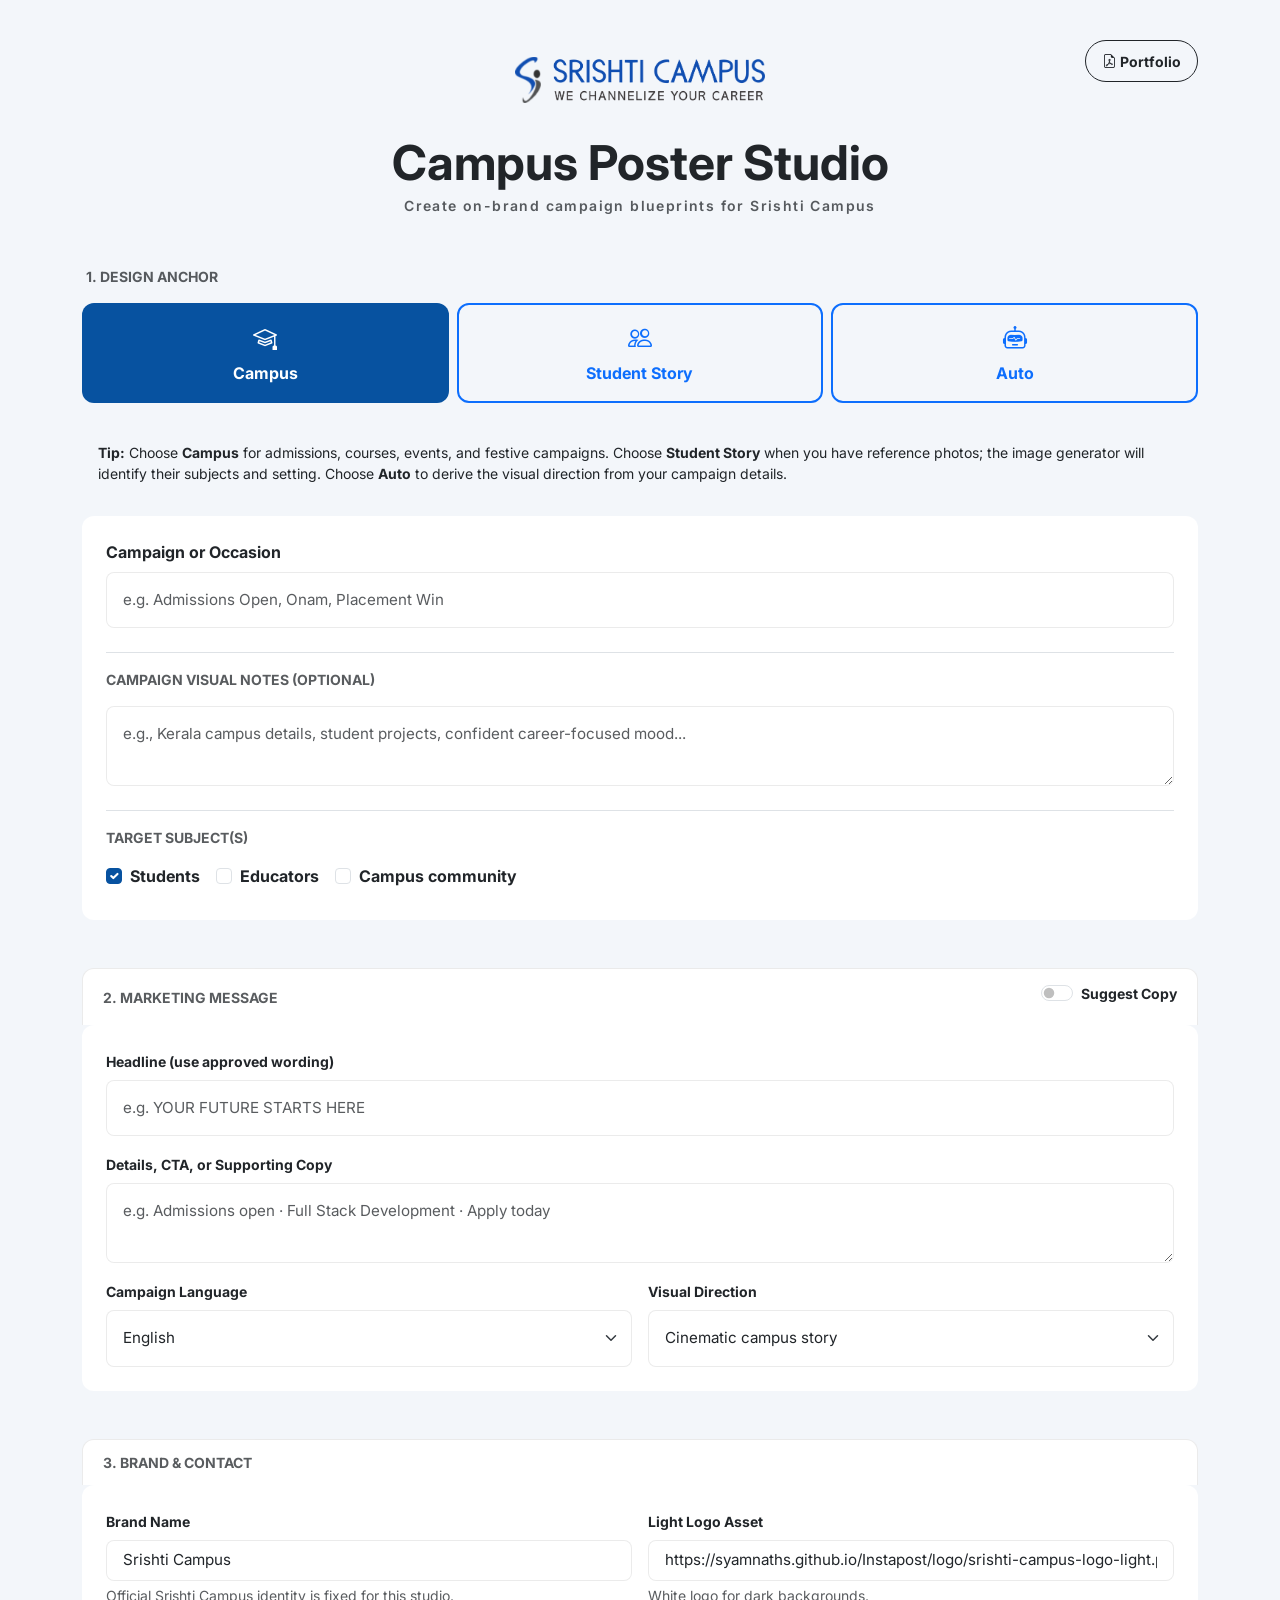
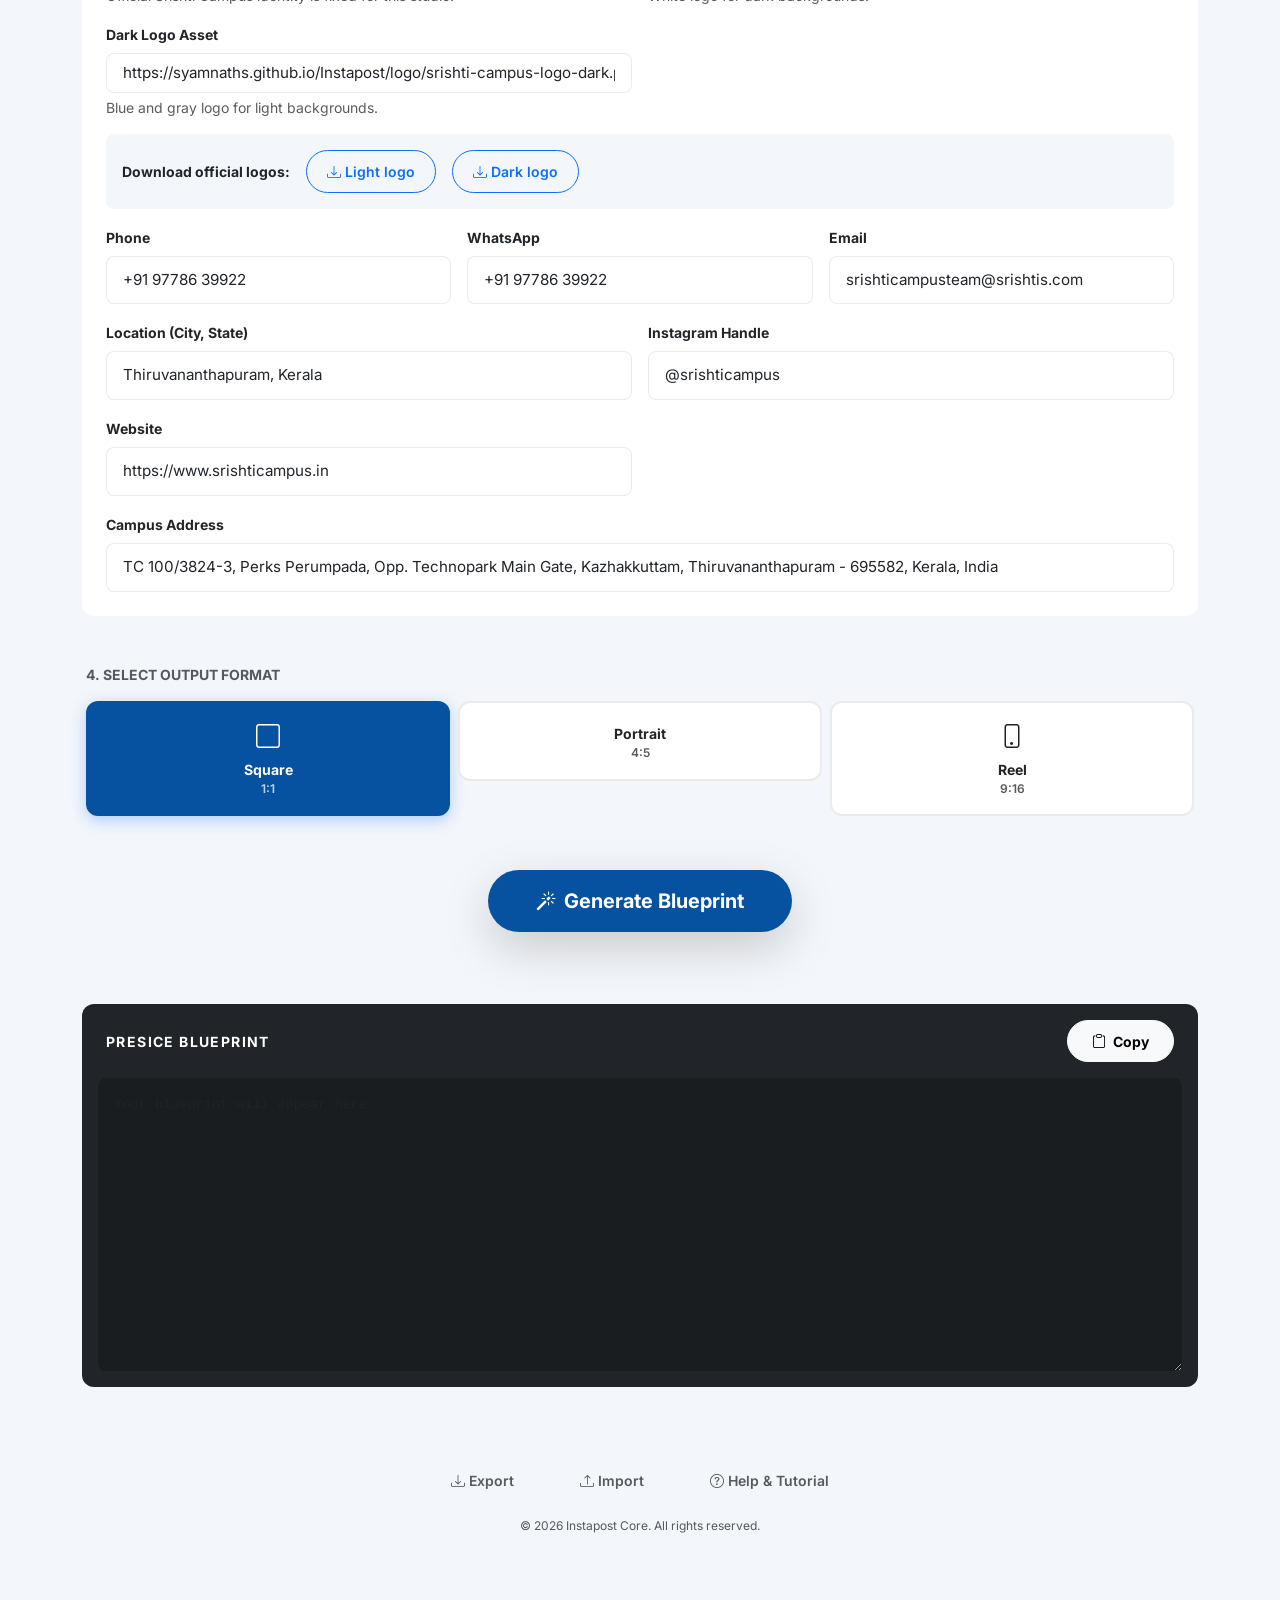
<file: index.html>
<!DOCTYPE html>
<html lang="en">
<head>
    <meta charset="UTF-8">
    <meta name="viewport" content="width=device-width, initial-scale=1.0">
    <title>Srishti Campus | Poster Blueprint</title>
    <!-- Google Fonts -->
    <link rel="preconnect" href="https://fonts.googleapis.com">
    <link rel="preconnect" href="https://fonts.gstatic.com" crossorigin>
    <link href="https://fonts.googleapis.com/css2?family=Inter:wght@300;400;500;600;700&display=swap" rel="stylesheet">
    <!-- Bootstrap 5 CSS CDN -->
    <link href="https://cdn.jsdelivr.net/npm/bootstrap@5.3.3/dist/css/bootstrap.min.css" rel="stylesheet" integrity="sha384-QWTKZyjpPEjISv5WaRU9OFeRpok6YctnYmDr5pNlyT2bRjXh0JMhjY6hW+ALEwIH" crossorigin="anonymous">
    <link rel="stylesheet" href="https://cdn.jsdelivr.net/npm/bootstrap-icons@1.11.3/font/bootstrap-icons.min.css">
    <link href="./style.css" rel="stylesheet">
</head>
<body>
    <div class="container py-4">
        <header class="text-center mb-5 mt-2 position-relative srishti-header">
            <div class="position-absolute top-0 end-0 mt-2 d-none d-md-block">
                <a href="./Instapost_presentation.pdf" target="_blank" class="btn btn-sm btn-outline-dark rounded-pill px-3 fw-bold">
                    <i class="bi bi-file-earmark-pdf me-1"></i>Portfolio
                </a>
            </div>
            <img src="./logo/srishti-campus-logo-dark.png" class="campus-brand-mark" alt="Srishti Campus — We Channelize Your Career">
            <h1 class="display-5 fw-bold mb-1">Campus Poster Studio</h1>
            <p class="text-muted small tracking-widest fw-semibold">Create on-brand campaign blueprints for Srishti Campus</p>
            <div class="d-md-none mt-2">
                <a href="./Instapost_presentation.pdf" target="_blank" class="btn btn-sm btn-outline-dark rounded-pill px-3 fw-bold">
                    <i class="bi bi-file-earmark-pdf me-1"></i>See what it can make
                </a>
            </div>
        </header>

        <main>
            <form id="instapost-form">
                <!-- Section 1: Design Anchor -->
                <div class="mb-5">
                    <label class="form-label fw-bold small text-muted text-uppercase mb-3 px-1">1. Design Anchor</label>
                    
                    <div class="row g-2 mb-3">
                        <div class="col-4">
                            <input type="radio" class="btn-check" name="anchor_mode" id="mode_festive" value="festive" checked>
                            <label class="btn btn-outline-primary w-100 py-3 rounded-4 fw-bold border-2" for="mode_festive">
                                <i class="bi bi-mortarboard d-block mb-1 fs-4"></i>Campus
                            </label>
                        </div>
                        <div class="col-4">
                            <input type="radio" class="btn-check" name="anchor_mode" id="mode_artisan" value="artisan">
                            <label class="btn btn-outline-primary w-100 py-3 rounded-4 fw-bold border-2" for="mode_artisan">
                                <i class="bi bi-people d-block mb-1 fs-4"></i>Student Story
                            </label>
                        </div>
                        <div class="col-4">
                            <input type="radio" class="btn-check" name="anchor_mode" id="mode_ai" value="ai">
                            <label class="btn btn-outline-primary w-100 py-3 rounded-4 fw-bold border-2" for="mode_ai">
                                <i class="bi bi-robot d-block mb-1 fs-4"></i>Auto
                            </label>
                        </div>
                    </div>
                    <div class="alert alert-primary-subtle border-0 rounded-3 small mb-3">
                        <strong>Tip:</strong> Choose <strong>Campus</strong> for admissions, courses, events, and festive campaigns. Choose <strong>Student Story</strong> when you have reference photos; the image generator will identify their subjects and setting. Choose <strong>Auto</strong> to derive the visual direction from your campaign details.
                    </div>

                    <div class="card border-0 shadow-sm rounded-4 mode-card bg-white" id="anchor-input-card">
                        <div class="card-body p-4">
                            <!-- Festive Input Pane -->
                            <div id="input_festive" class="anchor-input-group">
                                <label for="festive_info" class="form-label fw-bold">Campaign or Occasion</label>
                                <input type="text" id="festive_info" name="festive_info" class="form-control form-control-lg rounded-3 py-3" placeholder="e.g. Admissions Open, Onam, Placement Win">
                                
                                <div class="mt-4 border-top pt-3">
                                    <label for="festive_custom_instructions" class="form-label small fw-bold text-muted text-uppercase d-block mb-3">Campaign Visual Notes (Optional)</label>
                                    <textarea id="festive_custom_instructions" name="festive_custom_instructions" class="form-control rounded-3 py-3" rows="2" placeholder="e.g., Kerala campus details, student projects, confident career-focused mood..."></textarea>
                                </div>
                                <input type="checkbox" id="festive_mode" name="festive_mode" class="d-none">
                            </div>

                            <!-- Artisan Collection Builder Pane -->
                            <div id="input_artisan" class="anchor-input-group d-none">
                                <label class="form-label fw-bold mb-3">Student / Campus Reference Mapping</label>
                                <div class="alert alert-primary-subtle border-0 rounded-3 small mb-3">
                                    <strong>Quick guide:</strong> Add one row for each reference photo. The image generator will identify whether each image shows a student, instructor, campus, or event and use it accordingly. Example: add a student presenting a web-app project, then add a classroom photo to guide the setting.
                                </div>
                                <div id="artisan-collection-container">
                                    <div class="artisan-row row g-2 mb-3 align-items-center">
                                        <div class="col-12 col-md-11">
                                            <input type="text" class="form-control artisan-url rounded-3 py-2" placeholder="Paste student, campus, or event image URL">
                                            <div class="form-text extra-small">Use a direct, publicly accessible image link. If uploading instead, enable the checkbox below and attach files in row order (campus_ref_1, campus_ref_2…).</div>
                                        </div>
                                        <div class="col-2 col-md-1 text-end">
                                            <button type="button" class="btn btn-link text-danger p-0 remove-artisan-row d-none" title="Remove">
                                                <i class="bi bi-x-circle-fill fs-4"></i>
                                            </button>
                                        </div>
                                    </div>
                                </div>
                                <button type="button" id="add-artisan-row" class="btn btn-sm btn-outline-primary mt-2 rounded-pill px-4">
                                    <i class="bi bi-plus-lg me-1"></i> Add Another Reference
                                </button>
                                <p class="form-text extra-small mt-2">Add another row only when you have another useful reference. Each row pairs one image with its role so the prompt can describe how to use it.</p>

                                <div class="form-check mt-3 ms-1">
                                    <input class="form-check-input" type="checkbox" id="artisan_direct_upload" name="artisan_direct_upload">
                                    <label class="form-check-label small fw-bold text-muted" for="artisan_direct_upload">
                                        If links fail, I will upload references into the chat
                                    </label>
                                    <p class="extra-small text-info mt-2 mb-0 px-0">
                                        <i class="bi bi-lightbulb-fill me-1"></i>Upload images in row order: first image is <strong>campus_ref_1</strong>, second is <strong>campus_ref_2</strong>, and so on. Example: image 1 is a student presenting a project; image 2 is a classroom. The generator will infer each role.
                                    </p>
                                </div>

                                <div class="mt-4 border-top pt-3">
                                    <label for="artisan_custom_instructions" class="form-label small fw-bold text-muted text-uppercase d-block mb-3">Story / Campaign Visual Notes (Optional)</label>
                                    <textarea id="artisan_custom_instructions" name="artisan_custom_instructions" class="form-control rounded-3 py-3" rows="2" placeholder="e.g., Preserve the real student's appearance and campus setting..."></textarea>
                                    <div class="form-text">Describe what to preserve or emphasize. Example: “Keep the student’s face and project screen recognizable; use a bright, welcoming classroom and leave clear space above for the headline.”</div>
                                </div>
                            </div>

                            <!-- AI Message -->
                            <div id="input_ai" class="anchor-input-group d-none text-center py-2">
                                <p class="mb-3 text-muted italic small">Build a Srishti campaign direction from the message and audience.</p>
                            </div>

                            <!-- Shared Target Subjects (for Festive and AI) -->
                            <div id="target_subjects_container" class="mt-4 border-top pt-3 d-none">
                                <label class="form-label small fw-bold text-muted text-uppercase d-block mb-3">Target Subject(s)</label>
                                <div class="d-flex flex-wrap gap-3">
                                    <div class="form-check">
                                        <input class="form-check-input" type="checkbox" id="subject_women" name="subject_women" checked>
                                        <label class="form-check-label fw-bold" for="subject_women">Students</label>
                                    </div>
                                    <div class="form-check">
                                        <input class="form-check-input" type="checkbox" id="subject_men" name="subject_men">
                                        <label class="form-check-label fw-bold" for="subject_men">Educators</label>
                                    </div>
                                    <div class="form-check">
                                        <input class="form-check-input" type="checkbox" id="subject_kids" name="subject_kids">
                                        <label class="form-check-label fw-bold" for="subject_kids">Campus community</label>
                                    </div>
                                </div>
                            </div>
                        </div>
                    </div>
                </div>

                <!-- Section 2: Marketing Content -->
                <div class="mb-5">
                    <div class="action-bar d-flex justify-content-between align-items-center">
                        <label class="form-label fw-bold small text-muted text-uppercase mb-0">2. Marketing Message</label>
                        <div class="form-check form-switch">
                            <input class="form-check-input" type="checkbox" id="ai_content_mode" name="ai_content_mode">
                            <label class="form-check-label small fw-bold" for="ai_content_mode">Suggest Copy</label>
                        </div>
                    </div>
                    <div class="card border-0 shadow-sm rounded-4 action-bar-card bg-white">
                        <div class="card-body p-4">
                            <div id="manual_content_fields" class="row g-3">
                                <div class="col-md-12">
                                    <label for="hook" class="form-label small fw-bold">Headline (use approved wording)</label>
                                    <input type="text" id="hook" name="hook" class="form-control rounded-3 py-3" placeholder="e.g. YOUR FUTURE STARTS HERE">
                                </div>
                                <div class="col-md-12">
                                    <label for="event_offer" class="form-label small fw-bold">Details, CTA, or Supporting Copy</label>
                                    <textarea id="event_offer" name="event_offer" class="form-control rounded-3 py-3" rows="2" placeholder="e.g. Admissions open · Full Stack Development · Apply today"></textarea>
                                </div>
                                <div class="col-md-6">
                                    <label for="campaign_language" class="form-label small fw-bold">Campaign Language</label>
                                    <select id="campaign_language" name="campaign_language" class="form-select rounded-3 py-3">
                                        <option value="English" selected>English</option><option value="Malayalam">Malayalam</option><option value="Bilingual (English + Malayalam)">English + Malayalam</option>
                                    </select>
                                </div>
                                <div class="col-md-6">
                                    <label for="visual_direction" class="form-label small fw-bold">Visual Direction</label>
                                    <select id="visual_direction" name="visual_direction" class="form-select rounded-3 py-3">
                                        <option value="Cinematic campus story" selected>Cinematic campus story</option><option value="Clean editorial minimal">Clean editorial</option><option value="Bold conceptual campaign">Bold conceptual</option><option value="Student achievement spotlight">Student achievement</option>
                                    </select>
                                </div>
                            </div>
                            
                            <div id="ai_content_note" class="d-none">
                                <div class="alert alert-info py-3 small mb-0 border-0 bg-primary-subtle text-primary fw-bold rounded-3">
                                    <i class="bi bi-magic me-2"></i>Suggest concise, credible campus copy. Keep dates, course names, and contact details exact.
                                </div>
                            </div>
                        </div>
                    </div>
                </div>

                <!-- Section 3: Brand & Contact -->
                <div class="mb-5">
                    <div class="action-bar d-flex justify-content-between align-items-center">
                        <label class="form-label fw-bold small text-muted text-uppercase mb-0">3. Brand & Contact</label>
                    </div>
                    <div class="card border-0 shadow-sm rounded-4 action-bar-card bg-white">
                        <div class="card-body p-4">
                            <div class="row g-3">
                                <div class="col-12 col-md-6">
                                    <label for="brand" class="form-label small fw-bold">Brand Name</label>
                                    <input type="text" id="brand" name="brand" class="form-control rounded-3 py-2" value="Srishti Campus" readonly required aria-describedby="brand-lock-note">
                                    <div id="brand-lock-note" class="form-text">Official Srishti Campus identity is fixed for this studio.</div>
                                </div>
                                <div class="col-12 col-md-6">
                                    <label for="logo_light" class="form-label small fw-bold">Light Logo Asset</label>
                                    <input type="text" id="logo_light" name="logo_light" class="form-control rounded-3 py-2" value="https://syamnaths.github.io/Instapost/logo/srishti-campus-logo-light.png" readonly>
                                    <div class="form-text">White logo for dark backgrounds.</div>
                                </div>
                                <div class="col-12 col-md-6">
                                    <label for="logo_dark" class="form-label small fw-bold">Dark Logo Asset</label>
                                    <input type="text" id="logo_dark" name="logo_dark" class="form-control rounded-3 py-2" value="https://syamnaths.github.io/Instapost/logo/srishti-campus-logo-dark.png" readonly>
                                    <div class="form-text">Blue and gray logo for light backgrounds.</div>
                                </div>
                                <div class="col-12">
                                    <div class="logo-downloads d-flex flex-wrap gap-3 align-items-center p-3 rounded-3">
                                        <span class="small fw-bold">Download official logos:</span>
                                        <a class="btn btn-sm btn-outline-primary rounded-pill" href="./logo/srishti-campus-logo-light.png" download="srishti-campus-logo-light.png"><i class="bi bi-download me-1"></i>Light logo</a>
                                        <a class="btn btn-sm btn-outline-primary rounded-pill" href="./logo/srishti-campus-logo-dark.png" download="srishti-campus-logo-dark.png"><i class="bi bi-download me-1"></i>Dark logo</a>
                                    </div>
                                </div>

                                <div class="col-12 col-lg-4">
                                    <label for="phone" class="form-label small fw-bold">Phone</label>
                                    <input type="text" id="phone" name="phone" class="form-control rounded-3" value="+91 97786 39922" placeholder="+91...">
                                </div>
                                <div class="col-12 col-lg-4">
                                    <label for="whatsapp" class="form-label small fw-bold">WhatsApp</label>
                                    <input type="tel" id="whatsapp" name="whatsapp" class="form-control rounded-3" value="+91 97786 39922" placeholder="+91...">
                                </div>
                                <div class="col-12 col-lg-4">
                                    <label for="email" class="form-label small fw-bold">Email</label>
                                    <input type="email" id="email" name="email" class="form-control rounded-3" value="srishticampusteam@srishtis.com" placeholder="email@brand.com">
                                </div>
                                <div class="col-12 col-md-6">
                                    <label for="location_details" class="form-label small fw-bold">Location (City, State)</label>
                                    <input type="text" id="location_details" name="location_details" class="form-control rounded-3" value="Thiruvananthapuram, Kerala" placeholder="City, State" required>
                                </div>
                                <div class="col-12 col-md-6">
                                    <label for="social_handles" class="form-label small fw-bold">Instagram Handle</label>
                                    <input type="text" id="social_handles" name="social_handles" class="form-control rounded-3" value="@srishticampus" placeholder="@brandhandle">
                                </div>
                                <div class="col-12 col-md-6">
                                    <label for="website" class="form-label small fw-bold">Website</label>
                                    <input type="url" id="website" name="website" class="form-control rounded-3" value="https://www.srishticampus.in" placeholder="https://www.example.com">
                                </div>
                                <div class="col-12">
                                    <label for="address" class="form-label small fw-bold">Campus Address</label>
                                    <input type="text" id="address" name="address" class="form-control rounded-3" value="TC 100/3824-3, Perks Perumpada, Opp. Technopark Main Gate, Kazhakkuttam, Thiruvananthapuram - 695582, Kerala, India">
                                </div>
                            </div>
                        </div>
                    </div>
                </div>

                <!-- Section 4: Creative Format -->
                <div class="mb-5 px-1">
                    <label class="form-label d-block fw-bold small text-muted text-uppercase mb-3">4. Select Output Format</label>
                    <div class="row g-2">
                        <div class="col-4">
                            <input type="radio" class="btn-check" name="creative_type" id="type_post" value="Square Post" checked>
                            <label class="btn btn-outline-primary format-tile w-100 py-3 rounded-4 border-2 d-flex flex-column align-items-center justify-content-center" for="type_post">
                                <i class="bi bi-square mb-1 fs-4"></i>
                                <span class="fw-bold small">Square</span>
                                <span class="extra-small opacity-75">1:1</span>
                            </label>
                        </div>
                        <div class="col-4">
                            <input type="radio" class="btn-check" name="creative_type" id="type_portrait" value="Portrait Post">
                            <label class="btn btn-outline-primary format-tile w-100 py-3 rounded-4 border-2 d-flex flex-column align-items-center justify-content-center" for="type_portrait">
                                <i class="bi bi-rectangle mb-1 fs-4"></i>
                                <span class="fw-bold small">Portrait</span>
                                <span class="extra-small opacity-75">4:5</span>
                            </label>
                        </div>
                        <div class="col-4">
                            <input type="radio" class="btn-check" name="creative_type" id="type_reel" value="Reel/Story">
                            <label class="btn btn-outline-primary format-tile w-100 py-3 rounded-4 border-2 d-flex flex-column align-items-center justify-content-center" for="type_reel">
                                <i class="bi bi-phone mb-1 fs-4"></i>
                                <span class="fw-bold small">Reel</span>
                                <span class="extra-small opacity-75">9:16</span>
                            </label>
                        </div>
                    </div>
                </div>

                <div class="col-12 text-center pb-5">
                    <button type="button" id="generate-btn" class="btn btn-primary btn-lg py-3 px-5 rounded-pill shadow-lg border-0 fw-bold">
                        <i class="bi bi-magic me-2"></i>Generate Blueprint
                    </button>
                </div>
            </form>

            <div class="mt-4 p-3 rounded-4 bg-dark">
                <div class="d-flex justify-content-between align-items-center mb-3 px-2">
                    <label for="prompt-output" class="form-label text-white mb-0 small text-uppercase fw-bold tracking-widest">Presice Blueprint</label>
                    <button id="copy-btn" class="btn btn-sm btn-light rounded-pill px-4 fw-bold" data-bs-toggle="tooltip" data-bs-placement="top" title="Copy to clipboard">
                        <i class="bi bi-clipboard me-1"></i> Copy
                    </button>
                </div>
                <textarea id="prompt-output" class="form-control bg-dark text-success border-0 rounded-3 small p-3" rows="12" readonly style="font-family: 'Courier New', monospace; font-size: 0.85rem;" placeholder="Your blueprint will appear here..."></textarea>
            </div>
        </main>

        <footer class="mt-5 pb-5 pt-4 text-center">
            <div class="d-flex justify-content-center gap-4 mb-3">
                <button id="download-db-btn" class="btn btn-sm btn-link text-muted text-decoration-none small">
                    <i class="bi bi-download me-1"></i>Export
                </button>
                <button id="upload-db-btn" class="btn btn-sm btn-link text-muted text-decoration-none small">
                    <i class="bi bi-upload me-1"></i>Import
                </button>
                <a href="./help.html" class="btn btn-sm btn-link text-muted text-decoration-none small">
                    <i class="bi bi-question-circle me-1"></i>Help & Tutorial
                </a>
            </div>
            <p class="text-muted extra-small mb-0">&copy; 2026 Instapost Core. All rights reserved.</p>
        </footer>
    </div>
    <!-- Bootstrap 5 JS Bundle CDN -->
    <script src="https://cdn.jsdelivr.net/npm/bootstrap@5.3.3/dist/js/bootstrap.bundle.min.js" integrity="sha384-YvpcrYf0tY3lHB60NNkmXc5s9fDVZLESaAA55NDzOxhy9GkcIdslK1eN7N6jIeHz" crossorigin="anonymous"></script>
    <script src="./storage.js"></script>
    <script src="./engine.js"></script>
    <script src="./main.js"></script>
</body>
</html>
</file>
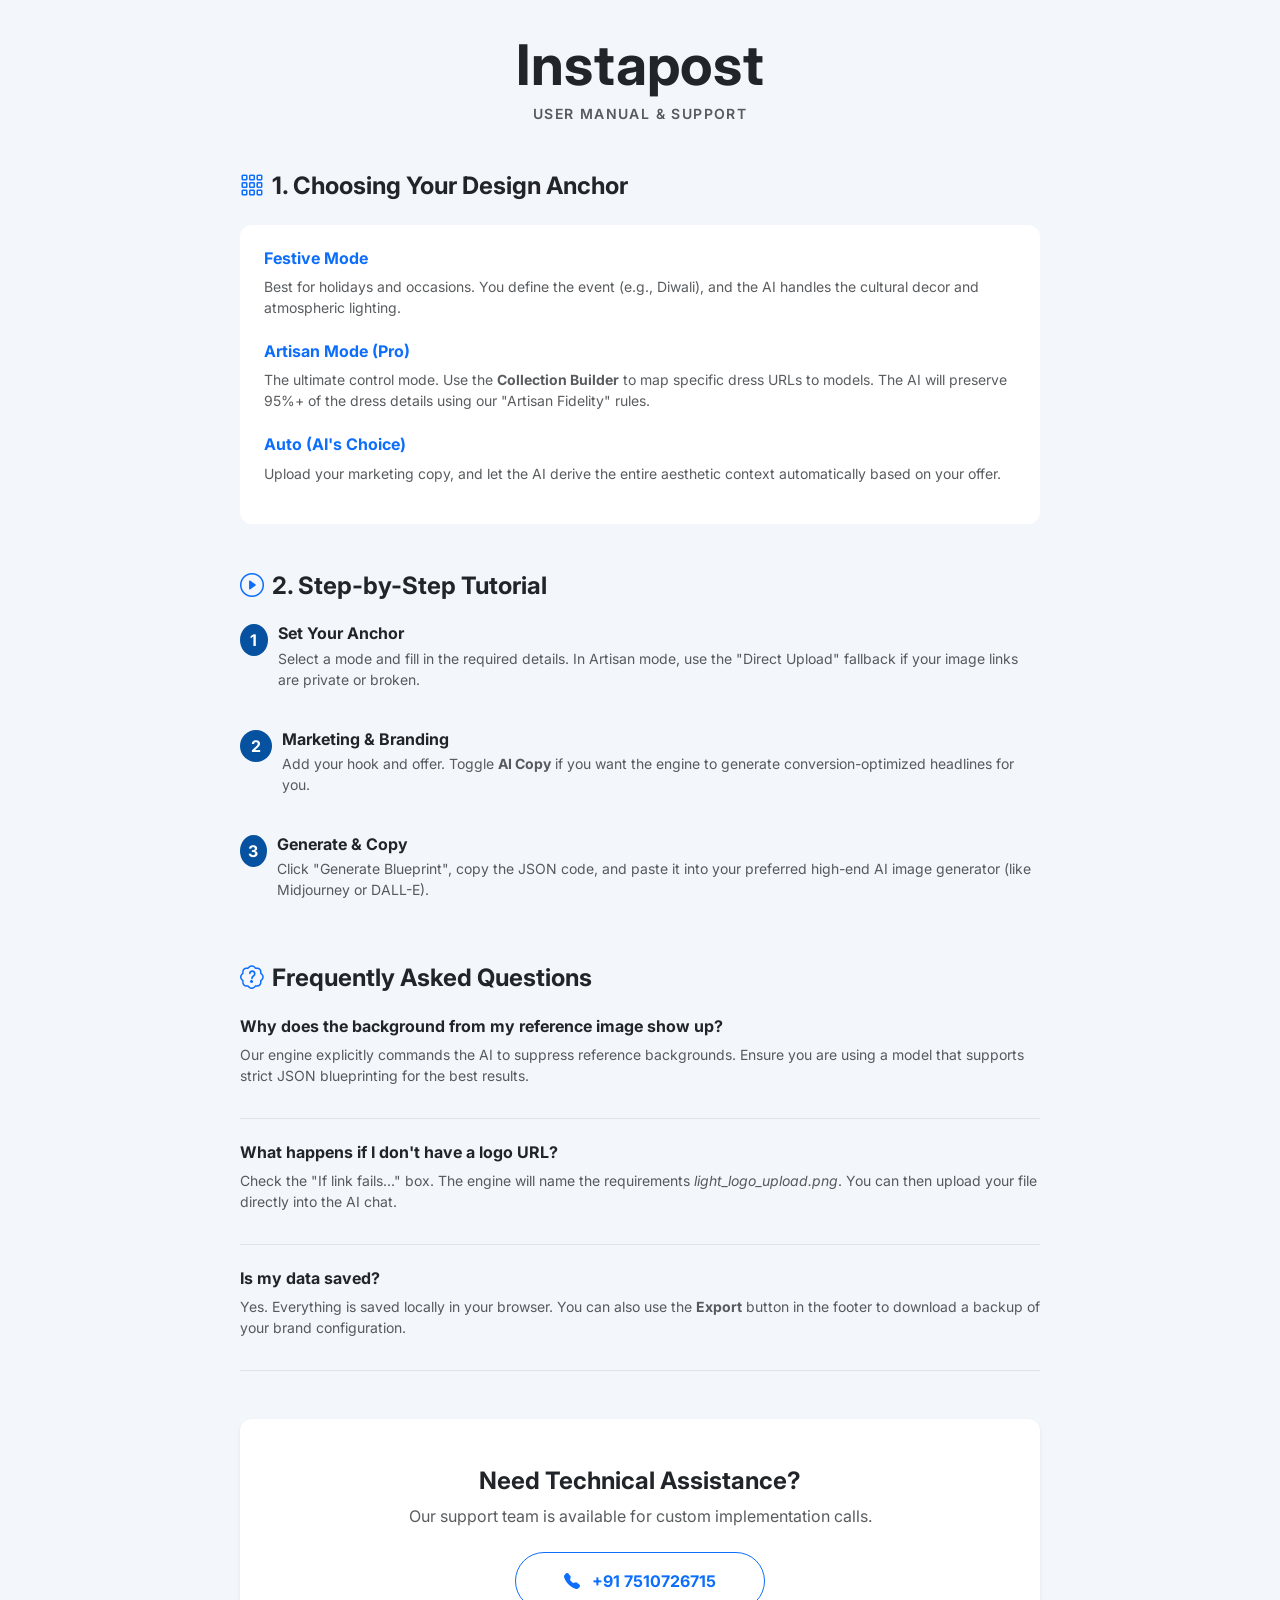
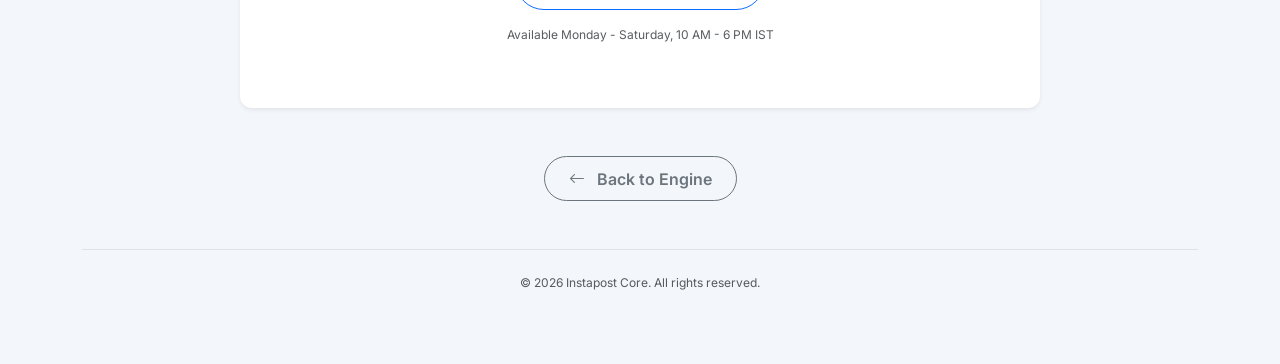
<file: help.html>
<!DOCTYPE html>
<html lang="en">
<head>
    <meta charset="UTF-8">
    <meta name="viewport" content="width=device-width, initial-scale=1.0">
    <title>Help & Tutorial - Instapost</title>
    <!-- Google Fonts -->
    <link rel="preconnect" href="https://fonts.googleapis.com">
    <link rel="preconnect" href="https://fonts.gstatic.com" crossorigin>
    <link href="https://fonts.googleapis.com/css2?family=Inter:wght@300;400;500;600;700&display=swap" rel="stylesheet">
    <!-- Bootstrap 5 CSS CDN -->
    <link href="https://cdn.jsdelivr.net/npm/bootstrap@5.3.3/dist/css/bootstrap.min.css" rel="stylesheet" integrity="sha384-QWTKZyjpPEjISv5WaRU9OFeRpok6YctnYmDr5pNlyT2bRjXh0JMhjY6hW+ALEwIH" crossorigin="anonymous">
    <link rel="stylesheet" href="https://cdn.jsdelivr.net/npm/bootstrap-icons@1.11.3/font/bootstrap-icons.min.css">
    <link href="./style.css" rel="stylesheet">
    <style>
        .help-section { margin-bottom: 3rem; }
        .faq-item { margin-bottom: 1.5rem; border-bottom: 1px solid var(--border-color); padding-bottom: 1rem; }
        .step-number { width: 32px; height: 32px; background: var(--primary-blue); color: white; display: inline-flex; align-items: center; justify-content: center; border-radius: 50%; margin-right: 10px; font-weight: bold; }
    </style>
</head>
<body>
    <div class="container py-4">
        <header class="text-center mb-5 mt-2">
            <a href="./index.html" class="text-decoration-none text-dark">
                <h1 class="display-4 fw-bold mb-1">Instapost</h1>
            </a>
            <p class="text-muted text-uppercase small tracking-widest fw-semibold">User Manual & Support</p>
        </header>

        <main class="mx-auto" style="max-width: 800px;">
            <!-- Core Modes -->
            <section class="help-section">
                <h2 class="h4 fw-bold mb-4"><i class="bi bi-grid-3x3-gap me-2 text-primary"></i>1. Choosing Your Design Anchor</h2>
                
                <div class="card bg-white border-0 shadow-sm mb-3">
                    <div class="card-body p-4">
                        <h3 class="h6 fw-bold text-primary mb-2">Festive Mode</h3>
                        <p class="small text-muted">Best for holidays and occasions. You define the event (e.g., Diwali), and the AI handles the cultural decor and atmospheric lighting.</p>
                        
                        <h3 class="h6 fw-bold text-primary mb-2 mt-4">Artisan Mode (Pro)</h3>
                        <p class="small text-muted">The ultimate control mode. Use the <strong>Collection Builder</strong> to map specific dress URLs to models. The AI will preserve 95%+ of the dress details using our "Artisan Fidelity" rules.</p>
                        
                        <h3 class="h6 fw-bold text-primary mb-2 mt-4">Auto (AI's Choice)</h3>
                        <p class="small text-muted">Upload your marketing copy, and let the AI derive the entire aesthetic context automatically based on your offer.</p>
                    </div>
                </div>
            </section>

            <!-- Tutorial -->
            <section class="help-section">
                <h2 class="h4 fw-bold mb-4"><i class="bi bi-play-circle me-2 text-primary"></i>2. Step-by-Step Tutorial</h2>
                <div class="row g-4">
                    <div class="col-12">
                        <div class="d-flex align-items-start">
                            <span class="step-number">1</span>
                            <div>
                                <h4 class="h6 fw-bold mb-1">Set Your Anchor</h4>
                                <p class="small text-muted">Select a mode and fill in the required details. In Artisan mode, use the "Direct Upload" fallback if your image links are private or broken.</p>
                            </div>
                        </div>
                    </div>
                    <div class="col-12">
                        <div class="d-flex align-items-start">
                            <span class="step-number">2</span>
                            <div>
                                <h4 class="h6 fw-bold mb-1">Marketing & Branding</h4>
                                <p class="small text-muted">Add your hook and offer. Toggle <strong>AI Copy</strong> if you want the engine to generate conversion-optimized headlines for you.</p>
                            </div>
                        </div>
                    </div>
                    <div class="col-12">
                        <div class="d-flex align-items-start">
                            <span class="step-number">3</span>
                            <div>
                                <h4 class="h6 fw-bold mb-1">Generate & Copy</h4>
                                <p class="small text-muted">Click "Generate Blueprint", copy the JSON code, and paste it into your preferred high-end AI image generator (like Midjourney or DALL-E).</p>
                            </div>
                        </div>
                    </div>
                </div>
            </section>

            <!-- FAQs -->
            <section class="help-section mt-5">
                <h2 class="h4 fw-bold mb-4"><i class="bi bi-patch-question me-2 text-primary"></i>Frequently Asked Questions</h2>
                
                <div class="faq-item">
                    <h4 class="h6 fw-bold mb-2">Why does the background from my reference image show up?</h4>
                    <p class="small text-muted">Our engine explicitly commands the AI to suppress reference backgrounds. Ensure you are using a model that supports strict JSON blueprinting for the best results.</p>
                </div>

                <div class="faq-item">
                    <h4 class="h6 fw-bold mb-2">What happens if I don't have a logo URL?</h4>
                    <p class="small text-muted">Check the "If link fails..." box. The engine will name the requirements <em>light_logo_upload.png</em>. You can then upload your file directly into the AI chat.</p>
                </div>

                <div class="faq-item">
                    <h4 class="h6 fw-bold mb-2">Is my data saved?</h4>
                    <p class="small text-muted">Yes. Everything is saved locally in your browser. You can also use the <strong>Export</strong> button in the footer to download a backup of your brand configuration.</p>
                </div>
            </section>

            <!-- Support -->
            <section class="help-section text-center py-5 bg-white rounded-4 shadow-sm">
                <h2 class="h4 fw-bold mb-2">Need Technical Assistance?</h2>
                <p class="text-muted mb-4">Our support team is available for custom implementation calls.</p>
                <div class="d-inline-block p-3 border rounded-pill px-5 fw-bold text-primary border-primary">
                    <i class="bi bi-telephone-fill me-2"></i> +91 7510726715
                </div>
                <p class="extra-small text-muted mt-3">Available Monday - Saturday, 10 AM - 6 PM IST</p>
            </section>

            <div class="text-center mb-5">
                <a href="./index.html" class="btn btn-outline-secondary rounded-pill px-4">
                    <i class="bi bi-arrow-left me-2"></i> Back to Engine
                </a>
            </div>
        </main>

        <footer class="mt-5 pb-5 pt-4 text-center border-top">
            <p class="text-muted extra-small mb-0">&copy; 2026 Instapost Core. All rights reserved.</p>
        </footer>
    </div>
</body>
</html>
</file>
<file: style.css>
/* Instapost Flat Design System */

:root {
    --primary-blue: #0752a0;
    --background-gray: #f3f6fa;
    --border-color: rgba(0, 0, 0, 0.08);
    --text-main: #212529;
    --text-muted: #596779;
    --srishti-blue: #0752a0;
}

body {
    font-family: 'Inter', -apple-system, BlinkMacSystemFont, "Segoe UI", Roboto, Helvetica, Arial, sans-serif;
    background-color: var(--background-gray);
    color: var(--text-main);
    -webkit-font-smoothing: antialiased;
}

.srishti-header { padding-top: .75rem; }
.campus-brand-mark { display: block; width: min(250px, 65vw); height: 72px; object-fit: contain; margin: 0 auto 1.1rem; }
.logo-downloads { background: #f3f6fa; }

/* Flat Typography */
h1, h2, h3, h4, h5, h6, .fw-bold {
    font-weight: 700 !important;
}

.tracking-widest {
    letter-spacing: 0.1em;
}

.extra-small {
    font-size: 0.75rem;
}

label {
    font-weight: 600;
    color: var(--text-main);
    margin-bottom: 0.4rem;
}

/* Flat Components */
.card {
    border: 1px solid var(--border-color);
    box-shadow: none !important;
    border-radius: 0.75rem;
}

.form-control, .form-select {
    border: 1px solid var(--border-color);
    background-color: #fff;
    font-size: 0.95rem;
    padding: 0.75rem 1rem;
    transition: border-color 0.2s ease;
    border-radius: 0.5rem;
}

.form-control:focus, .form-select:focus {
    box-shadow: none;
    border-color: var(--primary-blue);
}

.btn {
    font-weight: 600;
    padding: 0.6rem 1.25rem;
    transition: all 0.2s ease;
    border-radius: 0.5rem;
}

.btn-primary {
    background-color: var(--primary-blue);
    border: none;
}

.btn-primary:hover {
    background-color: #0b5ed7;
    transform: translateY(-1px);
}

/* Custom UI Elements */
.action-bar {
    background-color: #fff;
    border: 1px solid var(--border-color);
    border-bottom: 0;
    border-radius: 0.75rem 0.75rem 0 0;
    padding: 0.75rem 1.25rem;
}

.action-bar-card {
    border-top-left-radius: 0 !important;
    border-top-right-radius: 0 !important;
}

.rounded-4 { border-radius: 0.75rem !important; }

/* Radio Button Highlights */
.btn-check:checked + .btn-outline-primary {
    background-color: var(--primary-blue) !important;
    border-color: transparent !important;
    color: white !important;
}

.form-check-input:checked { background-color:var(--srishti-blue); border-color:var(--srishti-blue); }

.btn-check:checked + .btn-outline-secondary {
    background-color: #6c757d !important;
    color: white !important;
}

/* Format Tiles */
.format-tile {
    min-height: 80px;
    background-color: #fff;
    border: 2px solid var(--border-color) !important;
    color: var(--text-main);
    transition: all 0.2s cubic-bezier(0.4, 0, 0.2, 1);
}

.format-tile:hover {
    border-color: var(--primary-blue) !important;
    background-color: rgba(13, 110, 253, 0.02);
}

.btn-check:checked + .format-tile {
    background-color: var(--primary-blue) !important;
    border-color: var(--primary-blue) !important;
    color: #fff !important;
    box-shadow: 0 4px 15px rgba(13, 110, 253, 0.3) !important;
}

/* Prompt Output Area */
#prompt-output {
    background-color: #1a1d20 !important;
    color: #4ade80 !important;
    font-family: 'Courier New', Courier, monospace;
    font-size: 0.85rem;
    line-height: 1.6;
    border: none;
    border-radius: 0.5rem;
}

/* Mobile Adjustments */
@media (max-width: 768px) {
    .btn-group {
        flex-direction: row;
    }
    .display-4 {
        font-size: 2.25rem;
    }
    .btn-lg {
        width: 100%;
    }
}

/* UI Transitions */
.diminished {
    opacity: 0.45;
    pointer-events: none;
    transition: opacity 0.3s cubic-bezier(0.4, 0, 0.2, 1);
}

.diminished * {
    cursor: not-allowed !important;
}
</file>
